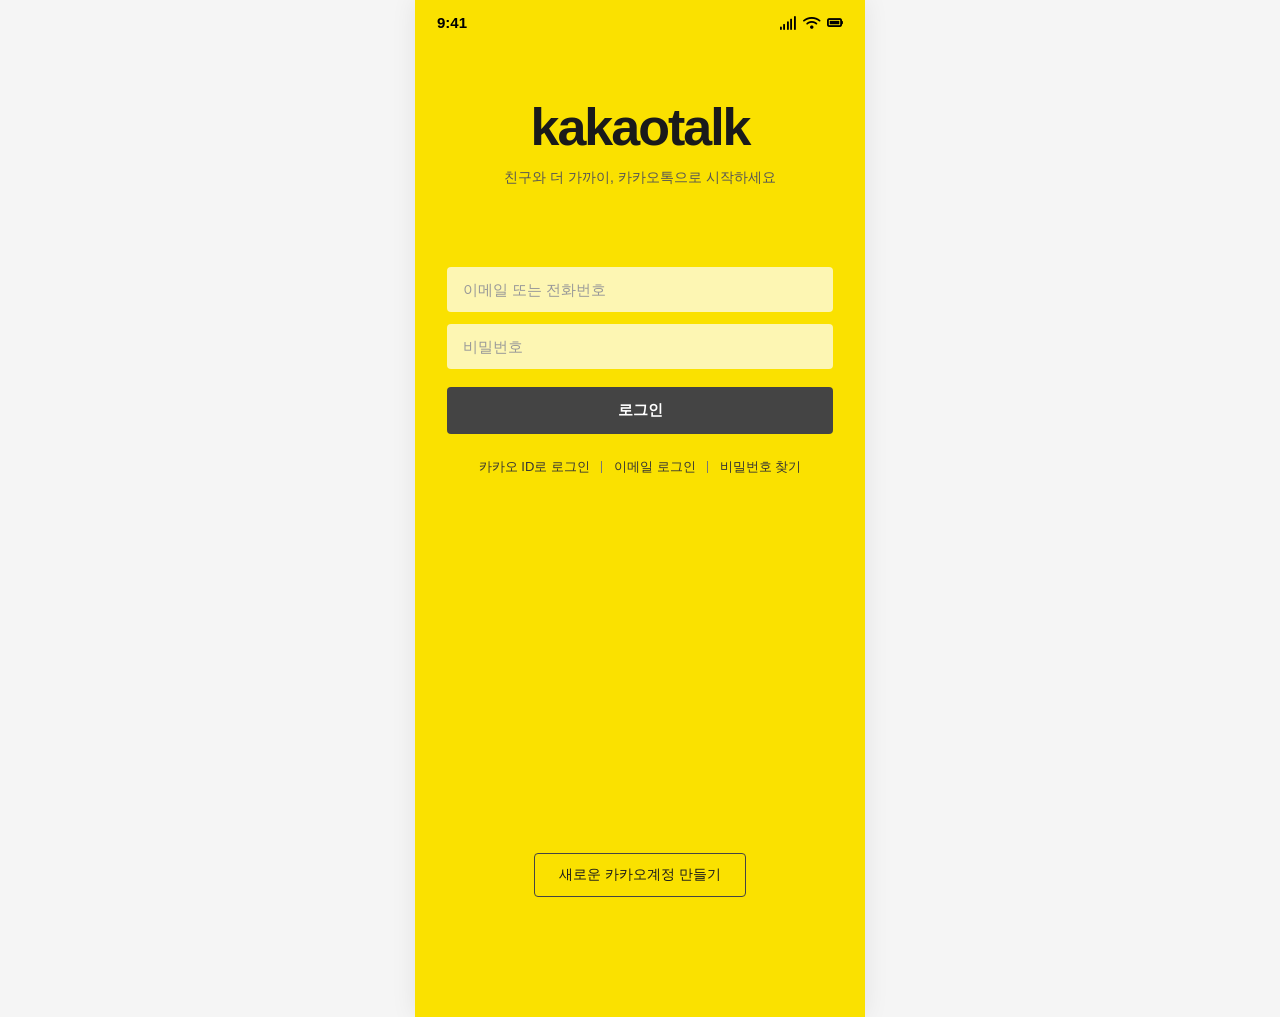
<file: index.html>
<!DOCTYPE html>
<html lang="ko">
<head>
  <meta charset="UTF-8" />
  <meta name="viewport" content="width=device-width, initial-scale=1.0" />
  <title>KakaoTalk - Login</title>
  <link rel="stylesheet" href="https://cdnjs.cloudflare.com/ajax/libs/font-awesome/6.5.1/css/all.min.css" />
  <link rel="stylesheet" href="common.css" />
  <link rel="stylesheet" href="index.css" />
</head>
<body>
  <div class="screen screen--yellow">
    <header class="status-bar">
      <span>9:41</span>
      <div class="status-bar__icons">
        <i class="fa-solid fa-signal"></i>
        <i class="fa-solid fa-wifi"></i>
        <i class="fa-solid fa-battery-full"></i>
      </div>
    </header>

    <main class="login">
      <div class="login__logo">
        <h1>kakaotalk</h1>
        <p>친구와 더 가까이, 카카오톡으로 시작하세요</p>
      </div>

      <form class="login__form" action="friends.html">
        <input type="email" placeholder="이메일 또는 전화번호" />
        <input type="password" placeholder="비밀번호" />
        <button type="submit" class="login__btn">로그인</button>
      </form>

      <div class="login__links">
        <a href="#">카카오 ID로 로그인</a>
        <a href="#">이메일 로그인</a>
        <a href="#">비밀번호 찾기</a>
      </div>

      <div class="login__bottom">
        <a href="friends.html">새로운 카카오계정 만들기</a>
      </div>
    </main>
  </div>
</body>
</html>
</file>
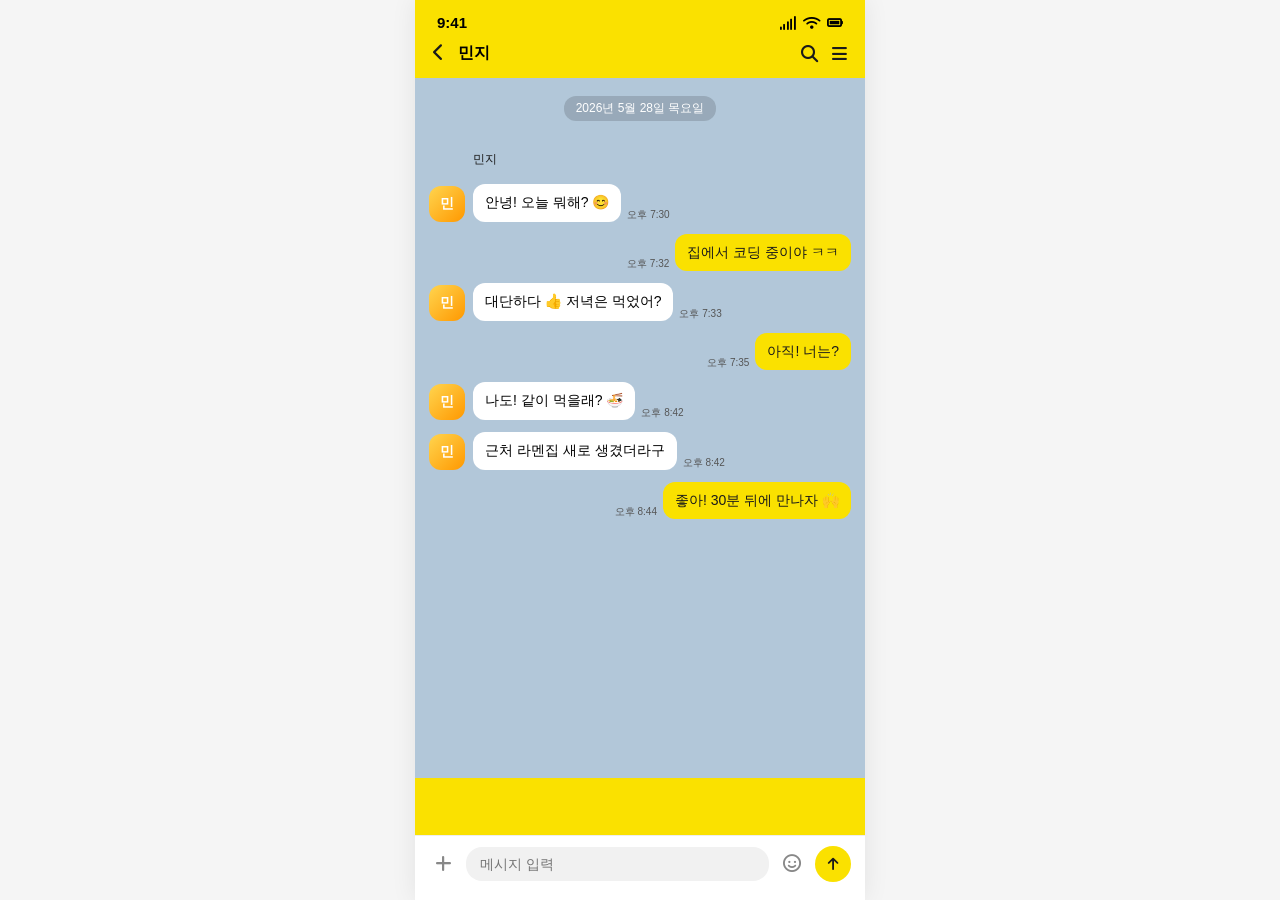
<file: chat.html>
<!DOCTYPE html>
<html lang="ko">
<head>
  <meta charset="UTF-8" />
  <meta name="viewport" content="width=device-width, initial-scale=1.0" />
  <title>KakaoTalk - 민지</title>
  <link rel="stylesheet" href="https://cdnjs.cloudflare.com/ajax/libs/font-awesome/6.5.1/css/all.min.css" />
  <link rel="stylesheet" href="common.css" />
  <link rel="stylesheet" href="chat.css" />
</head>
<body>
  <div class="screen screen--yellow" style="padding-bottom: 0;">
    <header class="status-bar">
      <span>9:41</span>
      <div class="status-bar__icons">
        <i class="fa-solid fa-signal"></i>
        <i class="fa-solid fa-wifi"></i>
        <i class="fa-solid fa-battery-full"></i>
      </div>
    </header>

    <div class="chat-header">
      <a href="chats.html" class="chat-header__back">
        <i class="fa-solid fa-chevron-left"></i>
      </a>
      <span class="chat-header__title">민지</span>
      <div class="chat-header__icons">
        <i class="fa-solid fa-magnifying-glass"></i>
        <i class="fa-solid fa-bars"></i>
      </div>
    </div>

    <div class="chat-body">
      <div class="chat-date">2026년 5월 28일 목요일</div>

      <div class="msg msg--received">
        <div class="msg__avatar">민</div>
        <div class="msg__content">
          <p class="msg__name">민지</p>
          <div class="msg__bubble-wrap">
            <div class="msg__bubble">안녕! 오늘 뭐해? 😊</div>
            <span class="msg__time">오후 7:30</span>
          </div>
        </div>
      </div>

      <div class="msg msg--sent">
        <div class="msg__content">
          <div class="msg__bubble-wrap">
            <div class="msg__bubble">집에서 코딩 중이야 ㅋㅋ</div>
            <span class="msg__time">오후 7:32</span>
          </div>
        </div>
      </div>

      <div class="msg msg--received">
        <div class="msg__avatar">민</div>
        <div class="msg__content">
          <div class="msg__bubble-wrap">
            <div class="msg__bubble">대단하다 👍 저녁은 먹었어?</div>
            <span class="msg__time">오후 7:33</span>
          </div>
        </div>
      </div>

      <div class="msg msg--sent">
        <div class="msg__content">
          <div class="msg__bubble-wrap">
            <div class="msg__bubble">아직! 너는?</div>
            <span class="msg__time">오후 7:35</span>
          </div>
        </div>
      </div>

      <div class="msg msg--received">
        <div class="msg__avatar">민</div>
        <div class="msg__content">
          <div class="msg__bubble-wrap">
            <div class="msg__bubble">나도! 같이 먹을래? 🍜</div>
            <span class="msg__time">오후 8:42</span>
          </div>
        </div>
      </div>

      <div class="msg msg--received">
        <div class="msg__avatar">민</div>
        <div class="msg__content">
          <div class="msg__bubble-wrap">
            <div class="msg__bubble">근처 라멘집 새로 생겼더라구</div>
            <span class="msg__time">오후 8:42</span>
          </div>
        </div>
      </div>

      <div class="msg msg--sent">
        <div class="msg__content">
          <div class="msg__bubble-wrap">
            <div class="msg__bubble">좋아! 30분 뒤에 만나자 🙌</div>
            <span class="msg__time">오후 8:44</span>
          </div>
        </div>
      </div>
    </div>

    <div class="chat-input">
      <i class="fa-solid fa-plus chat-input__icon"></i>
      <input type="text" class="chat-input__field" placeholder="메시지 입력" />
      <i class="fa-regular fa-face-smile chat-input__icon"></i>
      <button class="chat-input__send">
        <i class="fa-solid fa-arrow-up"></i>
      </button>
    </div>
  </div>
</body>
</html>
</file>
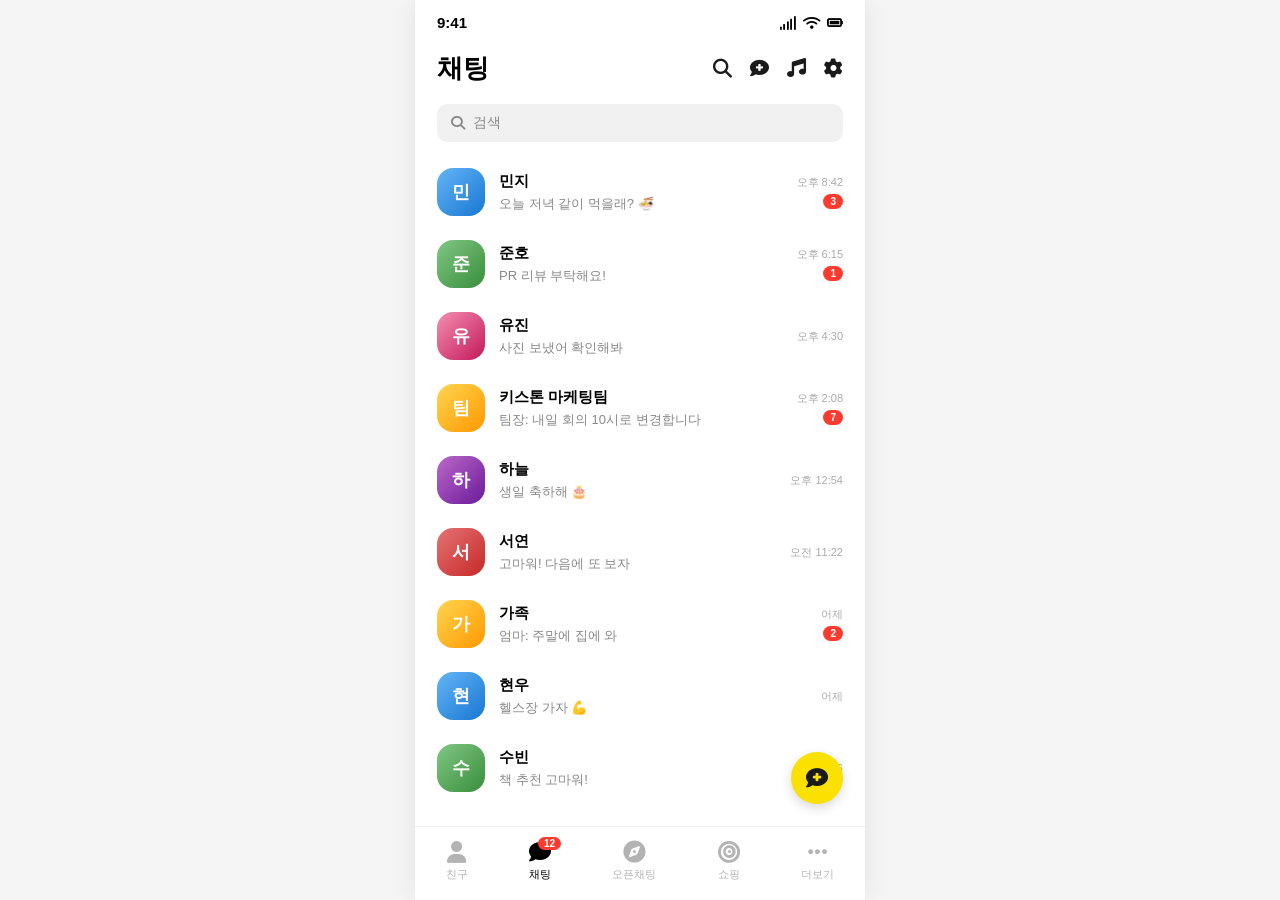
<file: chats.html>
<!DOCTYPE html>
<html lang="ko">
<head>
  <meta charset="UTF-8" />
  <meta name="viewport" content="width=device-width, initial-scale=1.0" />
  <title>KakaoTalk - Chats</title>
  <link rel="stylesheet" href="https://cdnjs.cloudflare.com/ajax/libs/font-awesome/6.5.1/css/all.min.css" />
  <link rel="stylesheet" href="common.css" />
  <link rel="stylesheet" href="chats.css" />
</head>
<body>
  <div class="screen">
    <header class="status-bar">
      <span>9:41</span>
      <div class="status-bar__icons">
        <i class="fa-solid fa-signal"></i>
        <i class="fa-solid fa-wifi"></i>
        <i class="fa-solid fa-battery-full"></i>
      </div>
    </header>

    <div class="section-header">
      <h1>채팅</h1>
      <div class="section-header__icons">
        <a href="find.html"><i class="fa-solid fa-magnifying-glass"></i></a>
        <a href="#"><i class="fa-solid fa-comment-medical"></i></a>
        <a href="#"><i class="fa-solid fa-music"></i></a>
        <a href="settings.html"><i class="fa-solid fa-gear"></i></a>
      </div>
    </div>

    <div class="search-bar">
      <i class="fa-solid fa-magnifying-glass"></i>
      <span>검색</span>
    </div>

    <ul class="chat-list">
      <li>
        <div class="chat-list__avatar chat-list__avatar--blue">민</div>
        <a href="chat.html" class="chat-list__content">
          <p class="chat-list__name">민지</p>
          <p class="chat-list__last-msg">오늘 저녁 같이 먹을래? 🍜</p>
        </a>
        <div class="chat-list__meta">
          <span class="chat-list__time">오후 8:42</span>
          <span class="chat-list__unread">3</span>
        </div>
      </li>
      <li>
        <div class="chat-list__avatar chat-list__avatar--green">준</div>
        <a href="chat.html" class="chat-list__content">
          <p class="chat-list__name">준호</p>
          <p class="chat-list__last-msg">PR 리뷰 부탁해요!</p>
        </a>
        <div class="chat-list__meta">
          <span class="chat-list__time">오후 6:15</span>
          <span class="chat-list__unread">1</span>
        </div>
      </li>
      <li>
        <div class="chat-list__avatar chat-list__avatar--pink">유</div>
        <a href="chat.html" class="chat-list__content">
          <p class="chat-list__name">유진</p>
          <p class="chat-list__last-msg">사진 보냈어 확인해봐</p>
        </a>
        <div class="chat-list__meta">
          <span class="chat-list__time">오후 4:30</span>
        </div>
      </li>
      <li>
        <div class="chat-list__avatar">팀</div>
        <a href="chat.html" class="chat-list__content">
          <p class="chat-list__name">키스톤 마케팅팀</p>
          <p class="chat-list__last-msg">팀장: 내일 회의 10시로 변경합니다</p>
        </a>
        <div class="chat-list__meta">
          <span class="chat-list__time">오후 2:08</span>
          <span class="chat-list__unread">7</span>
        </div>
      </li>
      <li>
        <div class="chat-list__avatar chat-list__avatar--purple">하</div>
        <a href="chat.html" class="chat-list__content">
          <p class="chat-list__name">하늘</p>
          <p class="chat-list__last-msg">생일 축하해 🎂</p>
        </a>
        <div class="chat-list__meta">
          <span class="chat-list__time">오후 12:54</span>
        </div>
      </li>
      <li>
        <div class="chat-list__avatar chat-list__avatar--red">서</div>
        <a href="chat.html" class="chat-list__content">
          <p class="chat-list__name">서연</p>
          <p class="chat-list__last-msg">고마워! 다음에 또 보자</p>
        </a>
        <div class="chat-list__meta">
          <span class="chat-list__time">오전 11:22</span>
        </div>
      </li>
      <li>
        <div class="chat-list__avatar">가</div>
        <a href="chat.html" class="chat-list__content">
          <p class="chat-list__name">가족</p>
          <p class="chat-list__last-msg">엄마: 주말에 집에 와</p>
        </a>
        <div class="chat-list__meta">
          <span class="chat-list__time">어제</span>
          <span class="chat-list__unread">2</span>
        </div>
      </li>
      <li>
        <div class="chat-list__avatar chat-list__avatar--blue">현</div>
        <a href="chat.html" class="chat-list__content">
          <p class="chat-list__name">현우</p>
          <p class="chat-list__last-msg">헬스장 가자 💪</p>
        </a>
        <div class="chat-list__meta">
          <span class="chat-list__time">어제</span>
        </div>
      </li>
      <li>
        <div class="chat-list__avatar chat-list__avatar--green">수</div>
        <a href="chat.html" class="chat-list__content">
          <p class="chat-list__name">수빈</p>
          <p class="chat-list__last-msg">책 추천 고마워!</p>
        </a>
        <div class="chat-list__meta">
          <span class="chat-list__time">5/26</span>
        </div>
      </li>
    </ul>

    <a href="chat.html" class="chat-fab">
      <i class="fa-solid fa-comment-medical"></i>
    </a>
  </div>

  <nav class="nav-bar">
    <a href="friends.html">
      <i class="fa-solid fa-user"></i>
      <span>친구</span>
    </a>
    <a href="chats.html" class="active">
      <i class="fa-solid fa-comment"></i>
      <span>채팅</span>
      <span class="nav-bar__badge">12</span>
    </a>
    <a href="find.html">
      <i class="fa-solid fa-compass"></i>
      <span>오픈채팅</span>
    </a>
    <a href="find.html">
      <i class="fa-solid fa-bullseye"></i>
      <span>쇼핑</span>
    </a>
    <a href="more.html">
      <i class="fa-solid fa-ellipsis"></i>
      <span>더보기</span>
    </a>
  </nav>
</body>
</html>
</file>
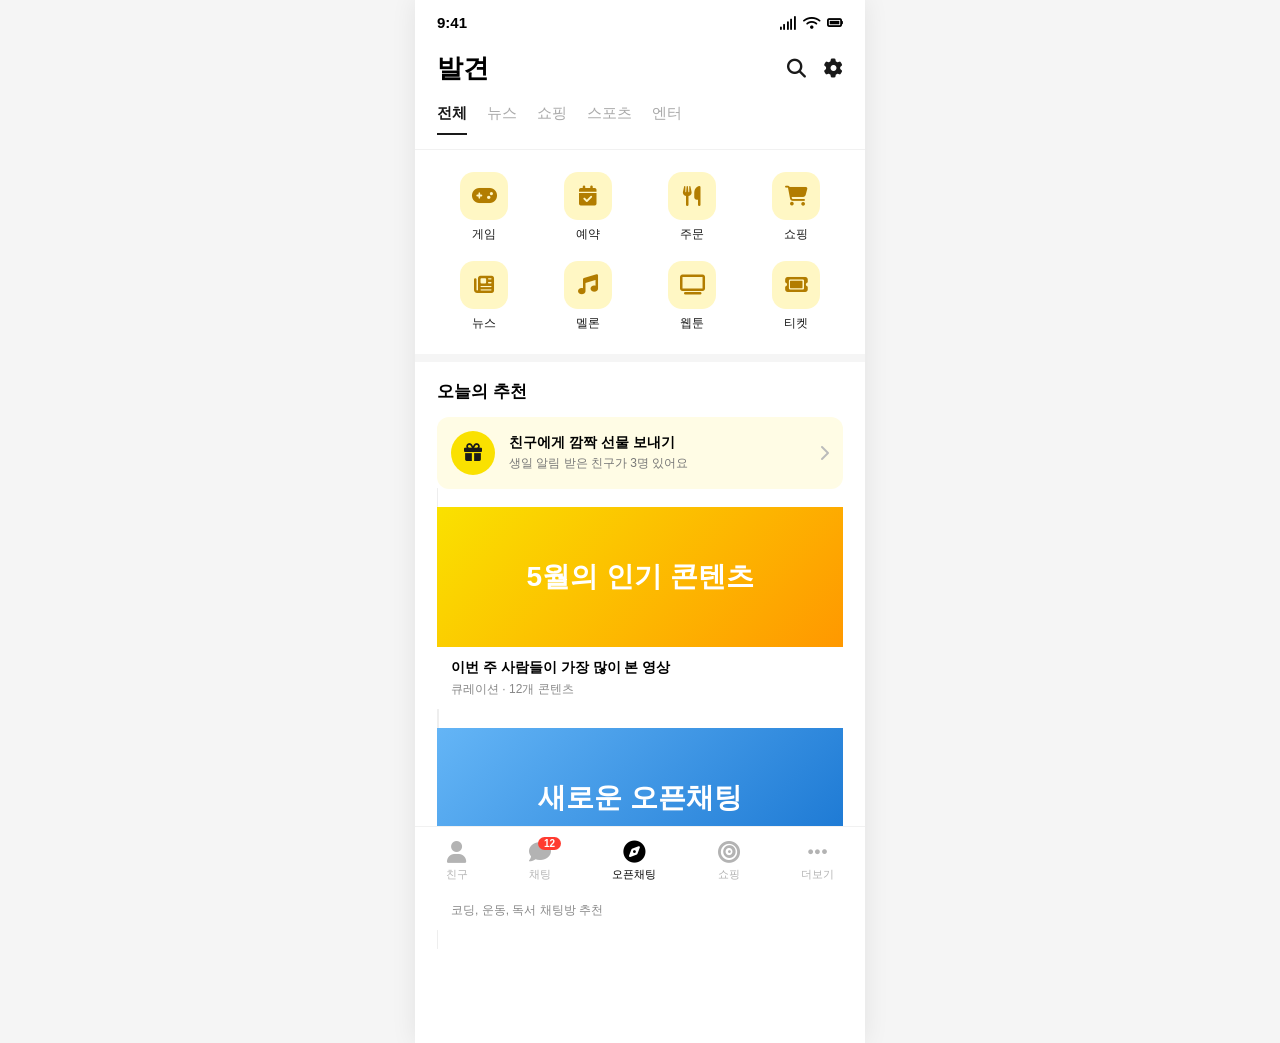
<file: find.html>
<!DOCTYPE html>
<html lang="ko">
<head>
  <meta charset="UTF-8" />
  <meta name="viewport" content="width=device-width, initial-scale=1.0" />
  <title>KakaoTalk - Find</title>
  <link rel="stylesheet" href="https://cdnjs.cloudflare.com/ajax/libs/font-awesome/6.5.1/css/all.min.css" />
  <link rel="stylesheet" href="common.css" />
  <link rel="stylesheet" href="find.css" />
</head>
<body>
  <div class="screen">
    <header class="status-bar">
      <span>9:41</span>
      <div class="status-bar__icons">
        <i class="fa-solid fa-signal"></i>
        <i class="fa-solid fa-wifi"></i>
        <i class="fa-solid fa-battery-full"></i>
      </div>
    </header>

    <div class="section-header">
      <h1>발견</h1>
      <div class="section-header__icons">
        <a href="#"><i class="fa-solid fa-magnifying-glass"></i></a>
        <a href="settings.html"><i class="fa-solid fa-gear"></i></a>
      </div>
    </div>

    <div class="find-tabs">
      <a href="#" class="active">전체</a>
      <a href="#">뉴스</a>
      <a href="#">쇼핑</a>
      <a href="#">스포츠</a>
      <a href="#">엔터</a>
    </div>

    <div class="shortcut-grid">
      <a href="#" class="shortcut">
        <div class="shortcut__icon"><i class="fa-solid fa-gamepad"></i></div>
        <span class="shortcut__label">게임</span>
      </a>
      <a href="#" class="shortcut">
        <div class="shortcut__icon"><i class="fa-solid fa-calendar-check"></i></div>
        <span class="shortcut__label">예약</span>
      </a>
      <a href="#" class="shortcut">
        <div class="shortcut__icon"><i class="fa-solid fa-utensils"></i></div>
        <span class="shortcut__label">주문</span>
      </a>
      <a href="#" class="shortcut">
        <div class="shortcut__icon"><i class="fa-solid fa-cart-shopping"></i></div>
        <span class="shortcut__label">쇼핑</span>
      </a>
      <a href="#" class="shortcut">
        <div class="shortcut__icon"><i class="fa-solid fa-newspaper"></i></div>
        <span class="shortcut__label">뉴스</span>
      </a>
      <a href="#" class="shortcut">
        <div class="shortcut__icon"><i class="fa-solid fa-music"></i></div>
        <span class="shortcut__label">멜론</span>
      </a>
      <a href="#" class="shortcut">
        <div class="shortcut__icon"><i class="fa-solid fa-tv"></i></div>
        <span class="shortcut__label">웹툰</span>
      </a>
      <a href="#" class="shortcut">
        <div class="shortcut__icon"><i class="fa-solid fa-ticket"></i></div>
        <span class="shortcut__label">티켓</span>
      </a>
    </div>

    <section class="find-section">
      <h2 class="find-section__title">오늘의 추천</h2>

      <a href="#" class="banner">
        <div class="banner__icon"><i class="fa-solid fa-gift"></i></div>
        <div class="banner__content">
          <p class="banner__title">친구에게 깜짝 선물 보내기</p>
          <p class="banner__desc">생일 알림 받은 친구가 3명 있어요</p>
        </div>
        <i class="fa-solid fa-chevron-right" style="color:#bbb;"></i>
      </a>

      <a href="#" class="feed-card">
        <div class="feed-card__cover">5월의 인기 콘텐츠</div>
        <div class="feed-card__body">
          <p class="feed-card__title">이번 주 사람들이 가장 많이 본 영상</p>
          <p class="feed-card__desc">큐레이션 · 12개 콘텐츠</p>
        </div>
      </a>

      <a href="#" class="feed-card">
        <div class="feed-card__cover" style="background: linear-gradient(135deg,#64b5f6,#1976d2);">새로운 오픈채팅</div>
        <div class="feed-card__body">
          <p class="feed-card__title">관심사가 비슷한 사람들과 대화해보세요</p>
          <p class="feed-card__desc">코딩, 운동, 독서 채팅방 추천</p>
        </div>
      </a>
    </section>
  </div>

  <nav class="nav-bar">
    <a href="friends.html">
      <i class="fa-solid fa-user"></i>
      <span>친구</span>
    </a>
    <a href="chats.html">
      <i class="fa-solid fa-comment"></i>
      <span>채팅</span>
      <span class="nav-bar__badge">12</span>
    </a>
    <a href="find.html" class="active">
      <i class="fa-solid fa-compass"></i>
      <span>오픈채팅</span>
    </a>
    <a href="find.html">
      <i class="fa-solid fa-bullseye"></i>
      <span>쇼핑</span>
    </a>
    <a href="more.html">
      <i class="fa-solid fa-ellipsis"></i>
      <span>더보기</span>
    </a>
  </nav>
</body>
</html>
</file>
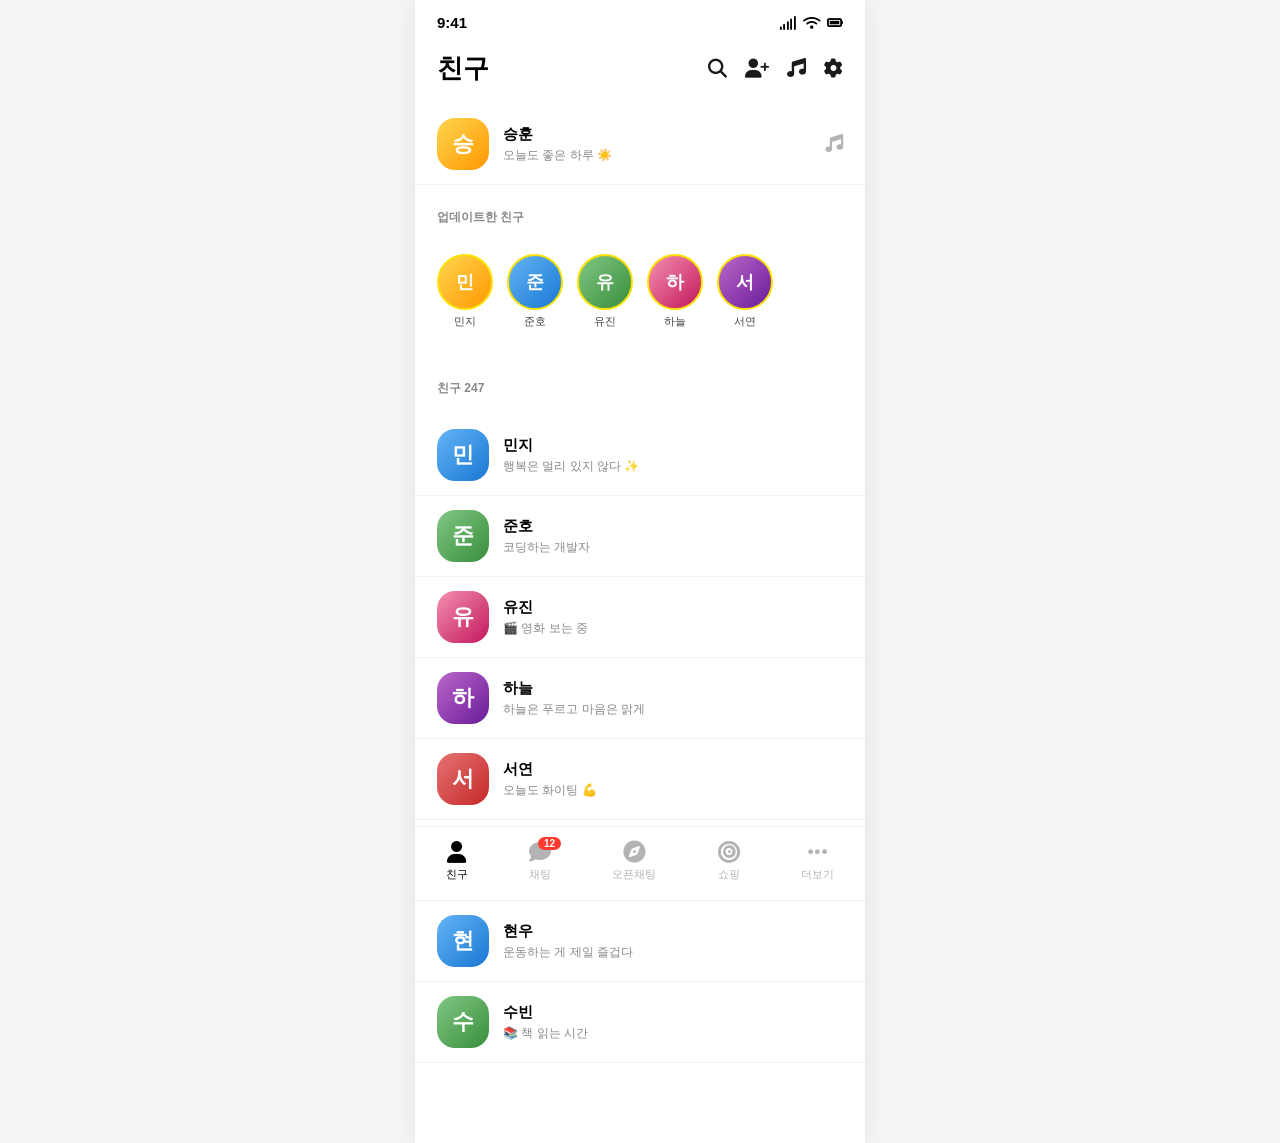
<file: friends.html>
<!DOCTYPE html>
<html lang="ko">
<head>
  <meta charset="UTF-8" />
  <meta name="viewport" content="width=device-width, initial-scale=1.0" />
  <title>KakaoTalk - Friends</title>
  <link rel="stylesheet" href="https://cdnjs.cloudflare.com/ajax/libs/font-awesome/6.5.1/css/all.min.css" />
  <link rel="stylesheet" href="common.css" />
  <link rel="stylesheet" href="friends.css" />
</head>
<body>
  <div class="screen">
    <header class="status-bar">
      <span>9:41</span>
      <div class="status-bar__icons">
        <i class="fa-solid fa-signal"></i>
        <i class="fa-solid fa-wifi"></i>
        <i class="fa-solid fa-battery-full"></i>
      </div>
    </header>

    <div class="section-header">
      <h1>친구</h1>
      <div class="section-header__icons">
        <a href="find.html"><i class="fa-solid fa-magnifying-glass"></i></a>
        <a href="#"><i class="fa-solid fa-user-plus"></i></a>
        <a href="#"><i class="fa-solid fa-music"></i></a>
        <a href="settings.html"><i class="fa-solid fa-gear"></i></a>
      </div>
    </div>

    <a href="settings.html" class="profile-card">
      <div class="profile-card__avatar">승</div>
      <div class="profile-card__info">
        <p class="profile-card__name">승훈</p>
        <p class="profile-card__status">오늘도 좋은 하루 ☀️</p>
      </div>
      <i class="fa-solid fa-music profile-card__action"></i>
    </a>

    <p class="list-title">업데이트한 친구</p>
    <div class="story-row">
      <div class="story">
        <div class="story__avatar">민</div>
        <p class="story__name">민지</p>
      </div>
      <div class="story">
        <div class="story__avatar" style="background: linear-gradient(135deg,#64b5f6,#1976d2);">준</div>
        <p class="story__name">준호</p>
      </div>
      <div class="story">
        <div class="story__avatar" style="background: linear-gradient(135deg,#81c784,#388e3c);">유</div>
        <p class="story__name">유진</p>
      </div>
      <div class="story">
        <div class="story__avatar" style="background: linear-gradient(135deg,#f48fb1,#c2185b);">하</div>
        <p class="story__name">하늘</p>
      </div>
      <div class="story">
        <div class="story__avatar" style="background: linear-gradient(135deg,#ba68c8,#6a1b9a);">서</div>
        <p class="story__name">서연</p>
      </div>
    </div>

    <p class="list-title">친구 247</p>
    <ul>
      <li class="profile-card">
        <div class="profile-card__avatar profile-card__avatar--blue">민</div>
        <div class="profile-card__info">
          <p class="profile-card__name">민지</p>
          <p class="profile-card__status">행복은 멀리 있지 않다 ✨</p>
        </div>
      </li>
      <li class="profile-card">
        <div class="profile-card__avatar profile-card__avatar--green">준</div>
        <div class="profile-card__info">
          <p class="profile-card__name">준호</p>
          <p class="profile-card__status">코딩하는 개발자</p>
        </div>
      </li>
      <li class="profile-card">
        <div class="profile-card__avatar profile-card__avatar--pink">유</div>
        <div class="profile-card__info">
          <p class="profile-card__name">유진</p>
          <p class="profile-card__status">🎬 영화 보는 중</p>
        </div>
      </li>
      <li class="profile-card">
        <div class="profile-card__avatar profile-card__avatar--purple">하</div>
        <div class="profile-card__info">
          <p class="profile-card__name">하늘</p>
          <p class="profile-card__status">하늘은 푸르고 마음은 맑게</p>
        </div>
      </li>
      <li class="profile-card">
        <div class="profile-card__avatar profile-card__avatar--red">서</div>
        <div class="profile-card__info">
          <p class="profile-card__name">서연</p>
          <p class="profile-card__status">오늘도 화이팅 💪</p>
        </div>
      </li>
      <li class="profile-card">
        <div class="profile-card__avatar">지</div>
        <div class="profile-card__info">
          <p class="profile-card__name">지우</p>
          <p class="profile-card__status">맛집 탐방 중 🍜</p>
        </div>
      </li>
      <li class="profile-card">
        <div class="profile-card__avatar profile-card__avatar--blue">현</div>
        <div class="profile-card__info">
          <p class="profile-card__name">현우</p>
          <p class="profile-card__status">운동하는 게 제일 즐겁다</p>
        </div>
      </li>
      <li class="profile-card">
        <div class="profile-card__avatar profile-card__avatar--green">수</div>
        <div class="profile-card__info">
          <p class="profile-card__name">수빈</p>
          <p class="profile-card__status">📚 책 읽는 시간</p>
        </div>
      </li>
    </ul>
  </div>

  <nav class="nav-bar">
    <a href="friends.html" class="active">
      <i class="fa-solid fa-user"></i>
      <span>친구</span>
    </a>
    <a href="chats.html">
      <i class="fa-solid fa-comment"></i>
      <span>채팅</span>
      <span class="nav-bar__badge">12</span>
    </a>
    <a href="find.html">
      <i class="fa-solid fa-compass"></i>
      <span>오픈채팅</span>
    </a>
    <a href="find.html">
      <i class="fa-solid fa-bullseye"></i>
      <span>쇼핑</span>
    </a>
    <a href="more.html">
      <i class="fa-solid fa-ellipsis"></i>
      <span>더보기</span>
    </a>
  </nav>
</body>
</html>
</file>
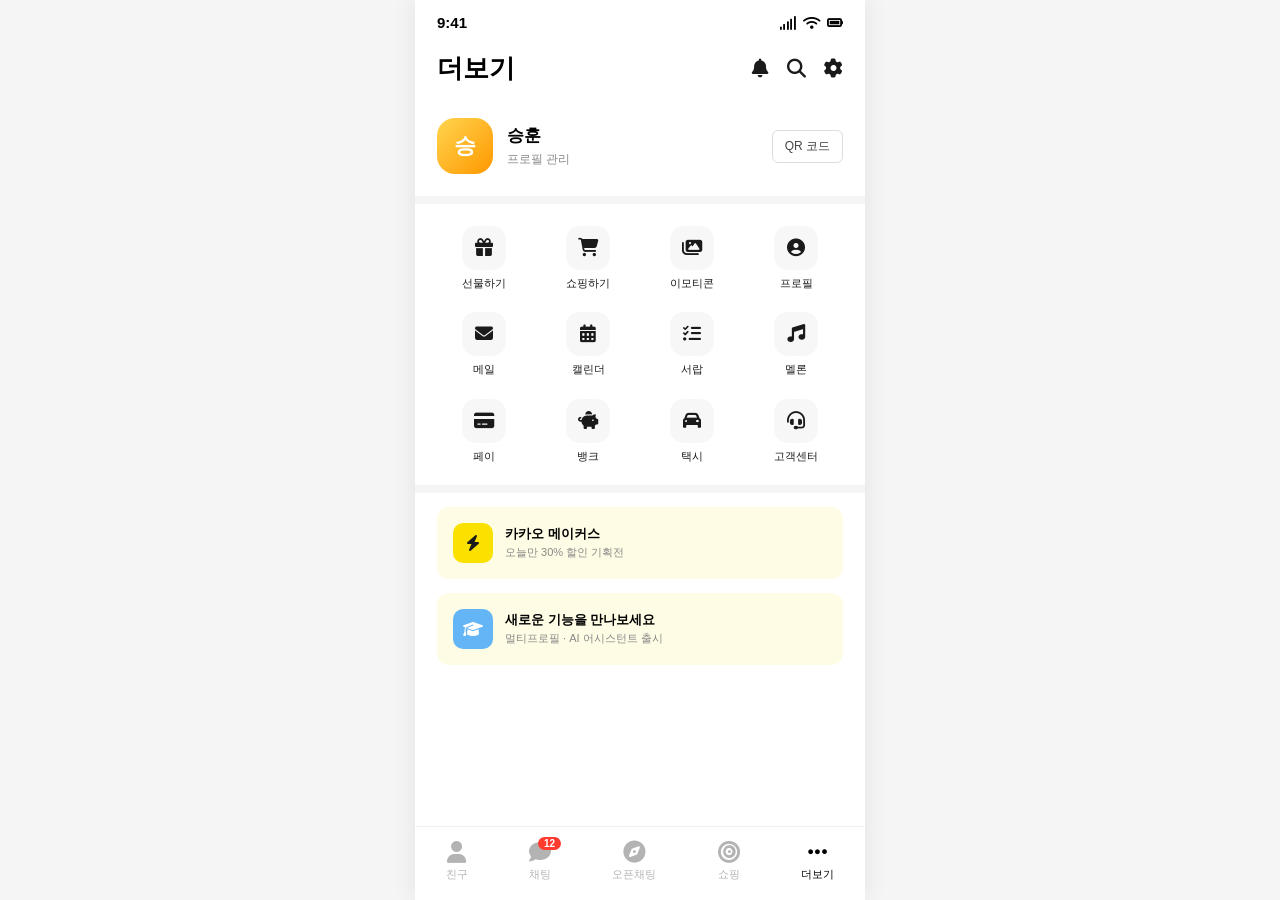
<file: more.html>
<!DOCTYPE html>
<html lang="ko">
<head>
  <meta charset="UTF-8" />
  <meta name="viewport" content="width=device-width, initial-scale=1.0" />
  <title>KakaoTalk - More</title>
  <link rel="stylesheet" href="https://cdnjs.cloudflare.com/ajax/libs/font-awesome/6.5.1/css/all.min.css" />
  <link rel="stylesheet" href="common.css" />
  <link rel="stylesheet" href="more.css" />
</head>
<body>
  <div class="screen">
    <header class="status-bar">
      <span>9:41</span>
      <div class="status-bar__icons">
        <i class="fa-solid fa-signal"></i>
        <i class="fa-solid fa-wifi"></i>
        <i class="fa-solid fa-battery-full"></i>
      </div>
    </header>

    <div class="section-header">
      <h1>더보기</h1>
      <div class="section-header__icons">
        <a href="#"><i class="fa-solid fa-bell"></i></a>
        <a href="#"><i class="fa-solid fa-magnifying-glass"></i></a>
        <a href="settings.html"><i class="fa-solid fa-gear"></i></a>
      </div>
    </div>

    <a href="settings.html" class="more-profile">
      <div class="more-profile__avatar">승</div>
      <div class="more-profile__info">
        <p class="more-profile__name">승훈</p>
        <p class="more-profile__status">프로필 관리</p>
      </div>
      <button class="more-profile__btn">QR 코드</button>
    </a>

    <div class="service-grid">
      <a href="#" class="service">
        <div class="service__icon"><i class="fa-solid fa-gift"></i></div>
        <span class="service__label">선물하기</span>
      </a>
      <a href="#" class="service">
        <div class="service__icon"><i class="fa-solid fa-cart-shopping"></i></div>
        <span class="service__label">쇼핑하기</span>
      </a>
      <a href="#" class="service">
        <div class="service__icon"><i class="fa-solid fa-images"></i></div>
        <span class="service__label">이모티콘</span>
      </a>
      <a href="#" class="service">
        <div class="service__icon"><i class="fa-solid fa-circle-user"></i></div>
        <span class="service__label">프로필</span>
      </a>
      <a href="#" class="service">
        <div class="service__icon"><i class="fa-solid fa-envelope"></i></div>
        <span class="service__label">메일</span>
      </a>
      <a href="#" class="service">
        <div class="service__icon"><i class="fa-solid fa-calendar-days"></i></div>
        <span class="service__label">캘린더</span>
      </a>
      <a href="#" class="service">
        <div class="service__icon"><i class="fa-solid fa-list-check"></i></div>
        <span class="service__label">서랍</span>
      </a>
      <a href="#" class="service">
        <div class="service__icon"><i class="fa-solid fa-music"></i></div>
        <span class="service__label">멜론</span>
      </a>
      <a href="#" class="service">
        <div class="service__icon"><i class="fa-solid fa-credit-card"></i></div>
        <span class="service__label">페이</span>
      </a>
      <a href="#" class="service">
        <div class="service__icon"><i class="fa-solid fa-piggy-bank"></i></div>
        <span class="service__label">뱅크</span>
      </a>
      <a href="#" class="service">
        <div class="service__icon"><i class="fa-solid fa-car"></i></div>
        <span class="service__label">택시</span>
      </a>
      <a href="#" class="service">
        <div class="service__icon"><i class="fa-solid fa-headset"></i></div>
        <span class="service__label">고객센터</span>
      </a>
    </div>

    <a href="#" class="more-banner">
      <div class="more-banner__icon"><i class="fa-solid fa-bolt"></i></div>
      <div>
        <p class="more-banner__title">카카오 메이커스</p>
        <p class="more-banner__desc">오늘만 30% 할인 기획전</p>
      </div>
    </a>

    <a href="#" class="more-banner">
      <div class="more-banner__icon" style="background-color:#64b5f6; color:#fff;">
        <i class="fa-solid fa-graduation-cap"></i>
      </div>
      <div>
        <p class="more-banner__title">새로운 기능을 만나보세요</p>
        <p class="more-banner__desc">멀티프로필 · AI 어시스턴트 출시</p>
      </div>
    </a>
  </div>

  <nav class="nav-bar">
    <a href="friends.html">
      <i class="fa-solid fa-user"></i>
      <span>친구</span>
    </a>
    <a href="chats.html">
      <i class="fa-solid fa-comment"></i>
      <span>채팅</span>
      <span class="nav-bar__badge">12</span>
    </a>
    <a href="find.html">
      <i class="fa-solid fa-compass"></i>
      <span>오픈채팅</span>
    </a>
    <a href="find.html">
      <i class="fa-solid fa-bullseye"></i>
      <span>쇼핑</span>
    </a>
    <a href="more.html" class="active">
      <i class="fa-solid fa-ellipsis"></i>
      <span>더보기</span>
    </a>
  </nav>
</body>
</html>
</file>
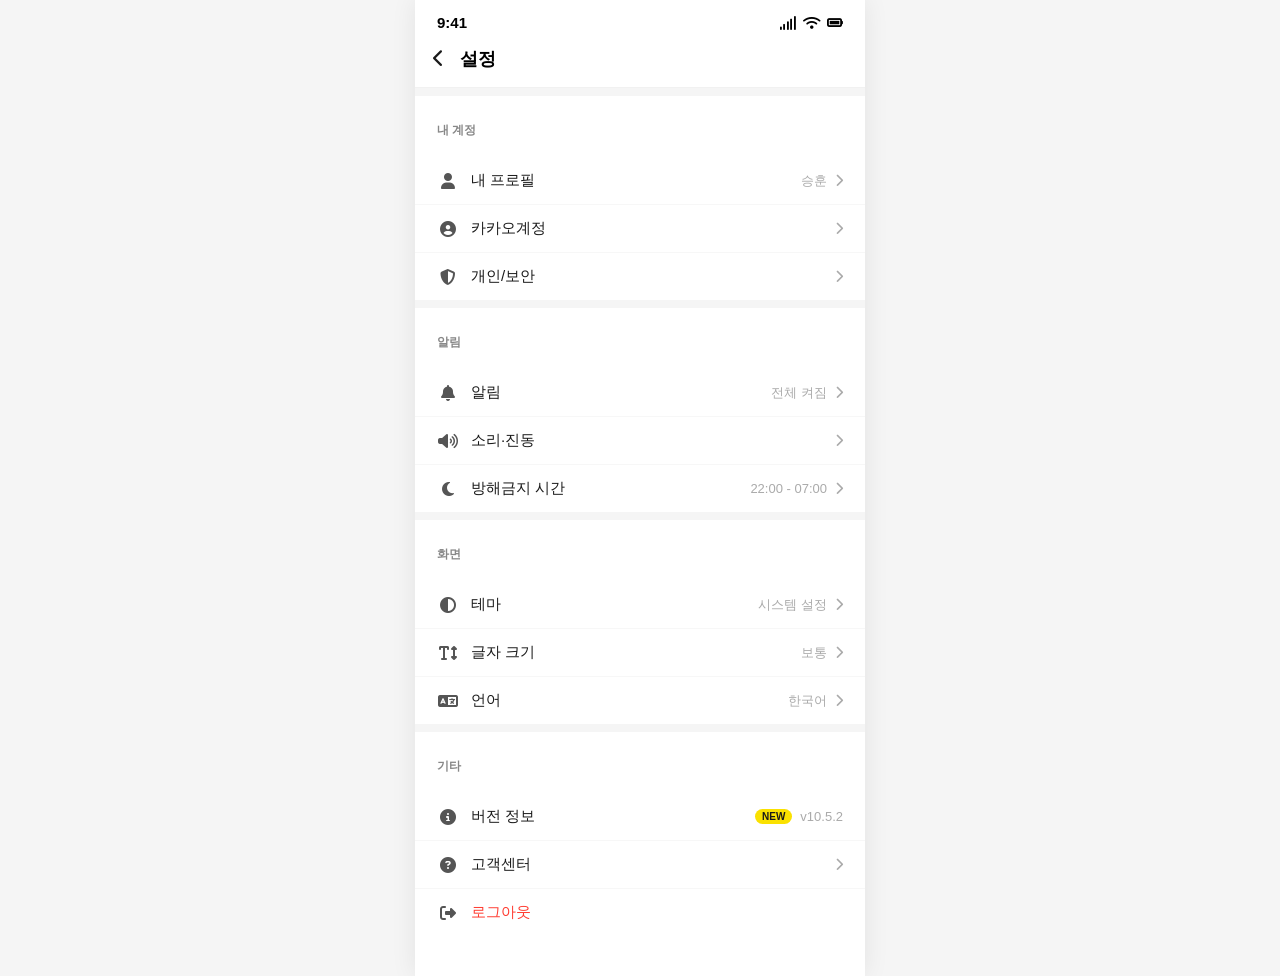
<file: settings.html>
<!DOCTYPE html>
<html lang="ko">
<head>
  <meta charset="UTF-8" />
  <meta name="viewport" content="width=device-width, initial-scale=1.0" />
  <title>KakaoTalk - Settings</title>
  <link rel="stylesheet" href="https://cdnjs.cloudflare.com/ajax/libs/font-awesome/6.5.1/css/all.min.css" />
  <link rel="stylesheet" href="common.css" />
  <link rel="stylesheet" href="settings.css" />
</head>
<body>
  <div class="screen" style="padding-bottom: 40px;">
    <header class="status-bar">
      <span>9:41</span>
      <div class="status-bar__icons">
        <i class="fa-solid fa-signal"></i>
        <i class="fa-solid fa-wifi"></i>
        <i class="fa-solid fa-battery-full"></i>
      </div>
    </header>

    <div class="settings-header">
      <a href="more.html" class="settings-header__back">
        <i class="fa-solid fa-chevron-left"></i>
      </a>
      <h1 class="settings-header__title">설정</h1>
    </div>

    <div class="settings-group">
      <p class="settings-group__title">내 계정</p>
      <ul class="settings-list">
        <li>
          <span class="settings-list__label">
            <i class="fa-solid fa-user"></i>
            내 프로필
          </span>
          <span class="settings-list__meta">
            승훈
            <i class="fa-solid fa-chevron-right"></i>
          </span>
        </li>
        <li>
          <span class="settings-list__label">
            <i class="fa-solid fa-circle-user"></i>
            카카오계정
          </span>
          <span class="settings-list__meta">
            <i class="fa-solid fa-chevron-right"></i>
          </span>
        </li>
        <li>
          <span class="settings-list__label">
            <i class="fa-solid fa-shield-halved"></i>
            개인/보안
          </span>
          <span class="settings-list__meta">
            <i class="fa-solid fa-chevron-right"></i>
          </span>
        </li>
      </ul>
    </div>

    <div class="settings-group">
      <p class="settings-group__title">알림</p>
      <ul class="settings-list">
        <li>
          <span class="settings-list__label">
            <i class="fa-solid fa-bell"></i>
            알림
          </span>
          <span class="settings-list__meta">
            전체 켜짐
            <i class="fa-solid fa-chevron-right"></i>
          </span>
        </li>
        <li>
          <span class="settings-list__label">
            <i class="fa-solid fa-volume-high"></i>
            소리·진동
          </span>
          <span class="settings-list__meta">
            <i class="fa-solid fa-chevron-right"></i>
          </span>
        </li>
        <li>
          <span class="settings-list__label">
            <i class="fa-solid fa-moon"></i>
            방해금지 시간
          </span>
          <span class="settings-list__meta">
            22:00 - 07:00
            <i class="fa-solid fa-chevron-right"></i>
          </span>
        </li>
      </ul>
    </div>

    <div class="settings-group">
      <p class="settings-group__title">화면</p>
      <ul class="settings-list">
        <li>
          <span class="settings-list__label">
            <i class="fa-solid fa-circle-half-stroke"></i>
            테마
          </span>
          <span class="settings-list__meta">
            시스템 설정
            <i class="fa-solid fa-chevron-right"></i>
          </span>
        </li>
        <li>
          <span class="settings-list__label">
            <i class="fa-solid fa-text-height"></i>
            글자 크기
          </span>
          <span class="settings-list__meta">
            보통
            <i class="fa-solid fa-chevron-right"></i>
          </span>
        </li>
        <li>
          <span class="settings-list__label">
            <i class="fa-solid fa-language"></i>
            언어
          </span>
          <span class="settings-list__meta">
            한국어
            <i class="fa-solid fa-chevron-right"></i>
          </span>
        </li>
      </ul>
    </div>

    <div class="settings-group">
      <p class="settings-group__title">기타</p>
      <ul class="settings-list">
        <li>
          <span class="settings-list__label">
            <i class="fa-solid fa-circle-info"></i>
            버전 정보
          </span>
          <span class="settings-list__meta">
            <span class="settings-list__badge">NEW</span>
            v10.5.2
          </span>
        </li>
        <li>
          <span class="settings-list__label">
            <i class="fa-solid fa-circle-question"></i>
            고객센터
          </span>
          <span class="settings-list__meta">
            <i class="fa-solid fa-chevron-right"></i>
          </span>
        </li>
        <li>
          <a href="index.html" class="settings-list__label" style="color:#ff3b30;">
            <i class="fa-solid fa-right-from-bracket"></i>
            로그아웃
          </a>
        </li>
      </ul>
    </div>
  </div>
</body>
</html>
</file>
<file: common.css>
/* ============================================
   Reset & Base
   ============================================ */
* {
  box-sizing: border-box;
}

html, body {
  margin: 0;
  padding: 0;
  font-family: -apple-system, BlinkMacSystemFont, "Apple SD Gothic Neo", "Pretendard",
    "Segoe UI", "Roboto", "Noto Sans KR", sans-serif;
  -webkit-font-smoothing: antialiased;
  color: #000;
  background-color: #fff;
}

a {
  color: inherit;
  text-decoration: none;
}

ul, ol {
  list-style: none;
  margin: 0;
  padding: 0;
}

button {
  font-family: inherit;
  border: none;
  background: none;
  cursor: pointer;
}

input {
  font-family: inherit;
}

img {
  display: block;
  max-width: 100%;
}

/* ============================================
   Status Bar (상단 시간/배터리)
   ============================================ */
.status-bar {
  display: flex;
  justify-content: space-between;
  align-items: center;
  padding: 14px 22px 6px 22px;
  font-size: 15px;
  font-weight: 600;
  background-color: transparent;
}

.status-bar__icons {
  display: flex;
  align-items: center;
  gap: 6px;
  font-size: 14px;
}

/* ============================================
   Navigation Bar (하단 탭)
   ============================================ */
.nav-bar {
  position: fixed;
  bottom: 0;
  left: 50%;
  transform: translateX(-50%);
  width: 100%;
  max-width: 450px;
  display: flex;
  justify-content: space-around;
  align-items: center;
  padding: 14px 0 18px 0;
  background-color: #fff;
  border-top: 1px solid #f1f1f1;
  z-index: 10;
}

.nav-bar a {
  display: flex;
  flex-direction: column;
  align-items: center;
  gap: 4px;
  font-size: 11px;
  color: #b3b3b3;
  position: relative;
}

.nav-bar a i {
  font-size: 22px;
}

.nav-bar a.active {
  color: #000;
}

.nav-bar__badge {
  position: absolute;
  top: -4px;
  right: -10px;
  background-color: #ff3b30;
  color: #fff;
  border-radius: 10px;
  font-size: 10px;
  font-weight: 700;
  padding: 1px 6px;
  min-width: 16px;
  text-align: center;
}

/* ============================================
   Screen Container (페이지 공통 박스)
   ============================================ */
.screen {
  min-height: 100vh;
  padding-bottom: 80px; /* nav-bar 공간 */
  background-color: #fff;
}

.screen--yellow {
  background-color: #fae100;
}

/* ============================================
   Section Header (페이지 상단 타이틀)
   ============================================ */
.section-header {
  display: flex;
  justify-content: space-between;
  align-items: center;
  padding: 14px 22px 18px 22px;
}

.section-header h1 {
  font-size: 26px;
  font-weight: 700;
  margin: 0;
}

.section-header__icons {
  display: flex;
  align-items: center;
  gap: 18px;
  font-size: 19px;
  color: #1a1a1a;
}

/* ============================================
   큰 화면 방지: 모바일 사이즈로 고정
   ============================================ */
@media screen and (min-width: 451px) {
  body {
    background-color: #f5f5f5;
  }

  .screen {
    max-width: 450px;
    margin: 0 auto;
    min-height: 100vh;
    box-shadow: 0 0 24px rgba(0, 0, 0, 0.08);
    background-clip: padding-box;
  }

  .nav-bar {
    max-width: 450px;
  }
}
</file>
<file: index.css>
/* Login Page */
.login {
  background-color: #fae100;
  min-height: 100vh;
  padding: 0 32px 40px 32px;
  display: flex;
  flex-direction: column;
}

.login__logo {
  text-align: center;
  margin: 60px 0 80px 0;
}

.login__logo h1 {
  font-size: 52px;
  font-weight: 800;
  margin: 0;
  letter-spacing: -2px;
  color: #1a1a1a;
}

.login__logo p {
  margin: 12px 0 0 0;
  font-size: 14px;
  color: #555;
}

.login__form {
  display: flex;
  flex-direction: column;
  gap: 12px;
}

.login__form input {
  width: 100%;
  padding: 14px 16px;
  font-size: 15px;
  border: none;
  border-radius: 4px;
  background-color: rgba(255, 255, 255, 0.7);
  outline: none;
}

.login__form input::placeholder {
  color: #999;
}

.login__form input:focus {
  background-color: #fff;
}

.login__btn {
  width: 100%;
  padding: 14px 0;
  background-color: #444;
  color: #fff;
  font-size: 15px;
  font-weight: 600;
  border-radius: 4px;
  margin-top: 6px;
}

.login__links {
  display: flex;
  justify-content: center;
  gap: 24px;
  margin-top: 24px;
  font-size: 13px;
  color: #333;
}

.login__links a {
  position: relative;
}

.login__links a:not(:last-child)::after {
  content: "";
  position: absolute;
  right: -12px;
  top: 50%;
  transform: translateY(-50%);
  width: 1px;
  height: 12px;
  background-color: #777;
}

.login__bottom {
  margin-top: auto;
  text-align: center;
}

.login__bottom a {
  display: inline-block;
  font-size: 14px;
  color: #1a1a1a;
  padding: 12px 24px;
  border: 1px solid #444;
  border-radius: 4px;
}
</file>
<file: chat.css>
/* Chat Detail Page */
.chat-header {
  display: flex;
  align-items: center;
  gap: 14px;
  padding: 6px 18px 14px 18px;
  background-color: #fae100;
}

.chat-header__back {
  font-size: 18px;
  color: #1a1a1a;
}

.chat-header__title {
  flex: 1;
  font-size: 16px;
  font-weight: 600;
}

.chat-header__icons {
  display: flex;
  gap: 14px;
  font-size: 17px;
  color: #1a1a1a;
}

.chat-body {
  background-color: #b2c7d9;
  min-height: calc(100vh - 200px);
  padding: 18px 14px 80px 14px;
  display: flex;
  flex-direction: column;
  gap: 12px;
}

.chat-date {
  align-self: center;
  background-color: rgba(0, 0, 0, 0.15);
  color: #fff;
  padding: 4px 12px;
  border-radius: 12px;
  font-size: 12px;
  margin-bottom: 6px;
}

.msg {
  display: flex;
  align-items: flex-end;
  gap: 8px;
  max-width: 80%;
}

.msg--received {
  align-self: flex-start;
}

.msg--sent {
  align-self: flex-end;
  flex-direction: row-reverse;
}

.msg__avatar {
  width: 36px;
  height: 36px;
  border-radius: 12px;
  background: linear-gradient(135deg, #ffd54f, #ff9800);
  display: flex;
  align-items: center;
  justify-content: center;
  color: #fff;
  font-weight: 700;
  font-size: 14px;
  flex-shrink: 0;
}

.msg__content {
  display: flex;
  flex-direction: column;
  gap: 4px;
}

.msg__name {
  font-size: 12px;
  color: #1a1a1a;
}

.msg__bubble-wrap {
  display: flex;
  align-items: flex-end;
  gap: 6px;
}

.msg--sent .msg__bubble-wrap {
  flex-direction: row-reverse;
}

.msg__bubble {
  background-color: #fff;
  padding: 9px 12px;
  border-radius: 12px;
  font-size: 14px;
  line-height: 1.4;
  word-break: break-word;
}

.msg--sent .msg__bubble {
  background-color: #fae100;
  color: #1a1a1a;
}

.msg__time {
  font-size: 10px;
  color: #555;
  white-space: nowrap;
}

.chat-input {
  position: fixed;
  bottom: 0;
  left: 50%;
  transform: translateX(-50%);
  width: 100%;
  max-width: 450px;
  display: flex;
  align-items: center;
  gap: 8px;
  padding: 10px 14px 18px 14px;
  background-color: #fff;
  border-top: 1px solid #eee;
}

.chat-input__icon {
  font-size: 18px;
  color: #888;
  padding: 6px;
}

.chat-input__field {
  flex: 1;
  background-color: #f1f1f1;
  border-radius: 16px;
  padding: 9px 14px;
  font-size: 14px;
  border: none;
  outline: none;
}

.chat-input__send {
  background-color: #fae100;
  width: 36px;
  height: 36px;
  border-radius: 50%;
  display: flex;
  align-items: center;
  justify-content: center;
  color: #1a1a1a;
  font-size: 14px;
}
</file>
<file: chats.css>
/* Chats Page */
.search-bar {
  margin: 0 22px 14px 22px;
  padding: 10px 14px;
  background-color: #f1f1f1;
  border-radius: 10px;
  display: flex;
  align-items: center;
  gap: 8px;
  color: #888;
  font-size: 14px;
}

.search-bar i {
  font-size: 14px;
}

.chat-list li {
  display: flex;
  gap: 14px;
  padding: 12px 22px;
  align-items: center;
}

.chat-list__avatar {
  width: 48px;
  height: 48px;
  border-radius: 16px;
  background: linear-gradient(135deg, #ffd54f, #ff9800);
  display: flex;
  align-items: center;
  justify-content: center;
  color: #fff;
  font-weight: 700;
  font-size: 18px;
  flex-shrink: 0;
}

.chat-list__avatar--blue {
  background: linear-gradient(135deg, #64b5f6, #1976d2);
}
.chat-list__avatar--green {
  background: linear-gradient(135deg, #81c784, #388e3c);
}
.chat-list__avatar--pink {
  background: linear-gradient(135deg, #f48fb1, #c2185b);
}
.chat-list__avatar--purple {
  background: linear-gradient(135deg, #ba68c8, #6a1b9a);
}
.chat-list__avatar--red {
  background: linear-gradient(135deg, #e57373, #c62828);
}

.chat-list__content {
  flex: 1;
  min-width: 0;
}

.chat-list__name {
  font-size: 15px;
  font-weight: 600;
  margin: 0 0 4px 0;
}

.chat-list__last-msg {
  font-size: 13px;
  color: #888;
  margin: 0;
  overflow: hidden;
  text-overflow: ellipsis;
  white-space: nowrap;
}

.chat-list__meta {
  display: flex;
  flex-direction: column;
  align-items: flex-end;
  gap: 4px;
}

.chat-list__time {
  font-size: 11px;
  color: #aaa;
}

.chat-list__unread {
  background-color: #ff3b30;
  color: #fff;
  font-size: 10px;
  font-weight: 700;
  border-radius: 10px;
  padding: 2px 7px;
  min-width: 18px;
  text-align: center;
}

.chat-fab {
  position: fixed;
  bottom: 96px;
  right: calc(50% - 203px);
  width: 52px;
  height: 52px;
  background-color: #fae100;
  border-radius: 50%;
  display: flex;
  align-items: center;
  justify-content: center;
  font-size: 22px;
  color: #1a1a1a;
  box-shadow: 0 4px 12px rgba(0, 0, 0, 0.15);
  z-index: 5;
}

@media screen and (max-width: 450px) {
  .chat-fab {
    right: 22px;
  }
}
</file>
<file: find.css>
/* Find/Discover Page */
.find-tabs {
  display: flex;
  gap: 20px;
  padding: 0 22px 14px 22px;
  font-size: 15px;
  color: #aaa;
  border-bottom: 1px solid #f1f1f1;
}

.find-tabs a {
  padding-bottom: 10px;
  font-weight: 500;
}

.find-tabs a.active {
  color: #1a1a1a;
  font-weight: 700;
  border-bottom: 2px solid #1a1a1a;
}

.shortcut-grid {
  display: grid;
  grid-template-columns: repeat(4, 1fr);
  gap: 18px 10px;
  padding: 22px;
}

.shortcut {
  display: flex;
  flex-direction: column;
  align-items: center;
  gap: 6px;
  color: #1a1a1a;
}

.shortcut__icon {
  width: 48px;
  height: 48px;
  border-radius: 14px;
  background-color: #fff7c4;
  display: flex;
  align-items: center;
  justify-content: center;
  font-size: 20px;
  color: #b27d00;
}

.shortcut__label {
  font-size: 12px;
  text-align: center;
}

.find-section {
  padding: 14px 22px;
  border-top: 8px solid #f5f5f5;
}

.find-section__title {
  font-size: 17px;
  font-weight: 700;
  margin: 4px 0 14px 0;
}

.banner {
  display: flex;
  gap: 14px;
  padding: 14px;
  background-color: #fffce5;
  border-radius: 12px;
  align-items: center;
}

.banner__icon {
  width: 44px;
  height: 44px;
  border-radius: 50%;
  background-color: #fae100;
  display: flex;
  align-items: center;
  justify-content: center;
  font-size: 18px;
  color: #1a1a1a;
  flex-shrink: 0;
}

.banner__content {
  flex: 1;
  min-width: 0;
}

.banner__title {
  font-size: 14px;
  font-weight: 600;
  margin: 0 0 3px 0;
}

.banner__desc {
  font-size: 12px;
  color: #777;
  margin: 0;
}

.feed-card {
  margin-top: 12px;
  border-radius: 12px;
  overflow: hidden;
  border: 1px solid #eee;
}

.feed-card__cover {
  height: 140px;
  background: linear-gradient(135deg, #fae100, #ff9800);
  display: flex;
  align-items: center;
  justify-content: center;
  color: #fff;
  font-size: 28px;
  font-weight: 800;
}

.feed-card__body {
  padding: 12px 14px;
}

.feed-card__title {
  font-size: 14px;
  font-weight: 600;
  margin: 0 0 4px 0;
}

.feed-card__desc {
  font-size: 12px;
  color: #888;
  margin: 0;
}
</file>
<file: friends.css>
/* Friends Page */
.profile-card {
  display: flex;
  align-items: center;
  gap: 14px;
  padding: 14px 22px;
  border-bottom: 1px solid #f1f1f1;
}

.profile-card__avatar {
  width: 52px;
  height: 52px;
  border-radius: 18px;
  background: linear-gradient(135deg, #ffd54f, #ff9800);
  display: flex;
  align-items: center;
  justify-content: center;
  font-size: 22px;
  color: #fff;
  font-weight: 700;
}

.profile-card__avatar--blue {
  background: linear-gradient(135deg, #64b5f6, #1976d2);
}

.profile-card__avatar--green {
  background: linear-gradient(135deg, #81c784, #388e3c);
}

.profile-card__avatar--pink {
  background: linear-gradient(135deg, #f48fb1, #c2185b);
}

.profile-card__avatar--purple {
  background: linear-gradient(135deg, #ba68c8, #6a1b9a);
}

.profile-card__avatar--red {
  background: linear-gradient(135deg, #e57373, #c62828);
}

.profile-card__info {
  flex: 1;
  min-width: 0;
}

.profile-card__name {
  font-size: 15px;
  font-weight: 600;
  margin: 0 0 3px 0;
}

.profile-card__status {
  font-size: 12px;
  color: #888;
  margin: 0;
  overflow: hidden;
  text-overflow: ellipsis;
  white-space: nowrap;
}

.profile-card__action {
  color: #b3b3b3;
  font-size: 18px;
}

.list-title {
  padding: 12px 22px 6px 22px;
  font-size: 12px;
  font-weight: 600;
  color: #888;
}

.story-row {
  display: flex;
  gap: 14px;
  padding: 10px 22px 16px 22px;
  overflow-x: auto;
}

.story {
  flex-shrink: 0;
  text-align: center;
}

.story__avatar {
  width: 56px;
  height: 56px;
  border-radius: 50%;
  background: linear-gradient(135deg, #ffd54f, #ff9800);
  display: flex;
  align-items: center;
  justify-content: center;
  color: #fff;
  font-size: 18px;
  font-weight: 700;
  border: 2px solid #fae100;
}

.story__name {
  font-size: 11px;
  margin-top: 4px;
  color: #444;
}
</file>
<file: more.css>
/* More Page */
.more-profile {
  display: flex;
  align-items: center;
  gap: 14px;
  padding: 14px 22px 22px 22px;
  border-bottom: 8px solid #f5f5f5;
}

.more-profile__avatar {
  width: 56px;
  height: 56px;
  border-radius: 18px;
  background: linear-gradient(135deg, #ffd54f, #ff9800);
  display: flex;
  align-items: center;
  justify-content: center;
  color: #fff;
  font-weight: 700;
  font-size: 22px;
}

.more-profile__info {
  flex: 1;
}

.more-profile__name {
  font-size: 17px;
  font-weight: 600;
  margin: 0 0 4px 0;
}

.more-profile__status {
  font-size: 12px;
  color: #888;
  margin: 0;
}

.more-profile__btn {
  border: 1px solid #ddd;
  border-radius: 6px;
  padding: 7px 12px;
  font-size: 12px;
  color: #444;
  background-color: #fff;
}

.service-grid {
  display: grid;
  grid-template-columns: repeat(4, 1fr);
  gap: 22px 10px;
  padding: 22px;
  border-bottom: 8px solid #f5f5f5;
}

.service {
  display: flex;
  flex-direction: column;
  align-items: center;
  gap: 6px;
  color: #1a1a1a;
}

.service__icon {
  width: 44px;
  height: 44px;
  border-radius: 14px;
  background-color: #f7f7f7;
  display: flex;
  align-items: center;
  justify-content: center;
  font-size: 18px;
  color: #1a1a1a;
}

.service__label {
  font-size: 11px;
  text-align: center;
  line-height: 1.3;
}

.more-banner {
  margin: 14px 22px;
  padding: 16px;
  border-radius: 12px;
  background-color: #fffce5;
  display: flex;
  gap: 12px;
  align-items: center;
}

.more-banner__icon {
  width: 40px;
  height: 40px;
  border-radius: 10px;
  background-color: #fae100;
  display: flex;
  align-items: center;
  justify-content: center;
  font-size: 16px;
  color: #1a1a1a;
}

.more-banner__title {
  font-size: 13px;
  font-weight: 600;
  margin: 0 0 2px 0;
}

.more-banner__desc {
  font-size: 11px;
  color: #888;
  margin: 0;
}
</file>
<file: settings.css>
/* Settings Page */
.settings-header {
  display: flex;
  align-items: center;
  gap: 16px;
  padding: 10px 18px 16px 18px;
  border-bottom: 1px solid #f1f1f1;
}

.settings-header__back {
  font-size: 18px;
  color: #1a1a1a;
}

.settings-header__title {
  font-size: 18px;
  font-weight: 700;
  margin: 0;
}

.settings-group {
  border-top: 8px solid #f5f5f5;
}

.settings-group:first-of-type {
  border-top: none;
}

.settings-group__title {
  padding: 14px 22px 6px 22px;
  font-size: 12px;
  font-weight: 600;
  color: #888;
}

.settings-list li {
  display: flex;
  justify-content: space-between;
  align-items: center;
  padding: 14px 22px;
  border-bottom: 1px solid #f7f7f7;
  font-size: 15px;
  color: #1a1a1a;
}

.settings-list li:last-child {
  border-bottom: none;
}

.settings-list__label {
  display: flex;
  align-items: center;
  gap: 12px;
}

.settings-list__label i {
  width: 22px;
  text-align: center;
  font-size: 16px;
  color: #555;
}

.settings-list__meta {
  display: flex;
  align-items: center;
  gap: 8px;
  font-size: 13px;
  color: #aaa;
}

.settings-list__badge {
  background-color: #fae100;
  color: #1a1a1a;
  font-size: 10px;
  font-weight: 700;
  padding: 2px 7px;
  border-radius: 10px;
}
</file>
